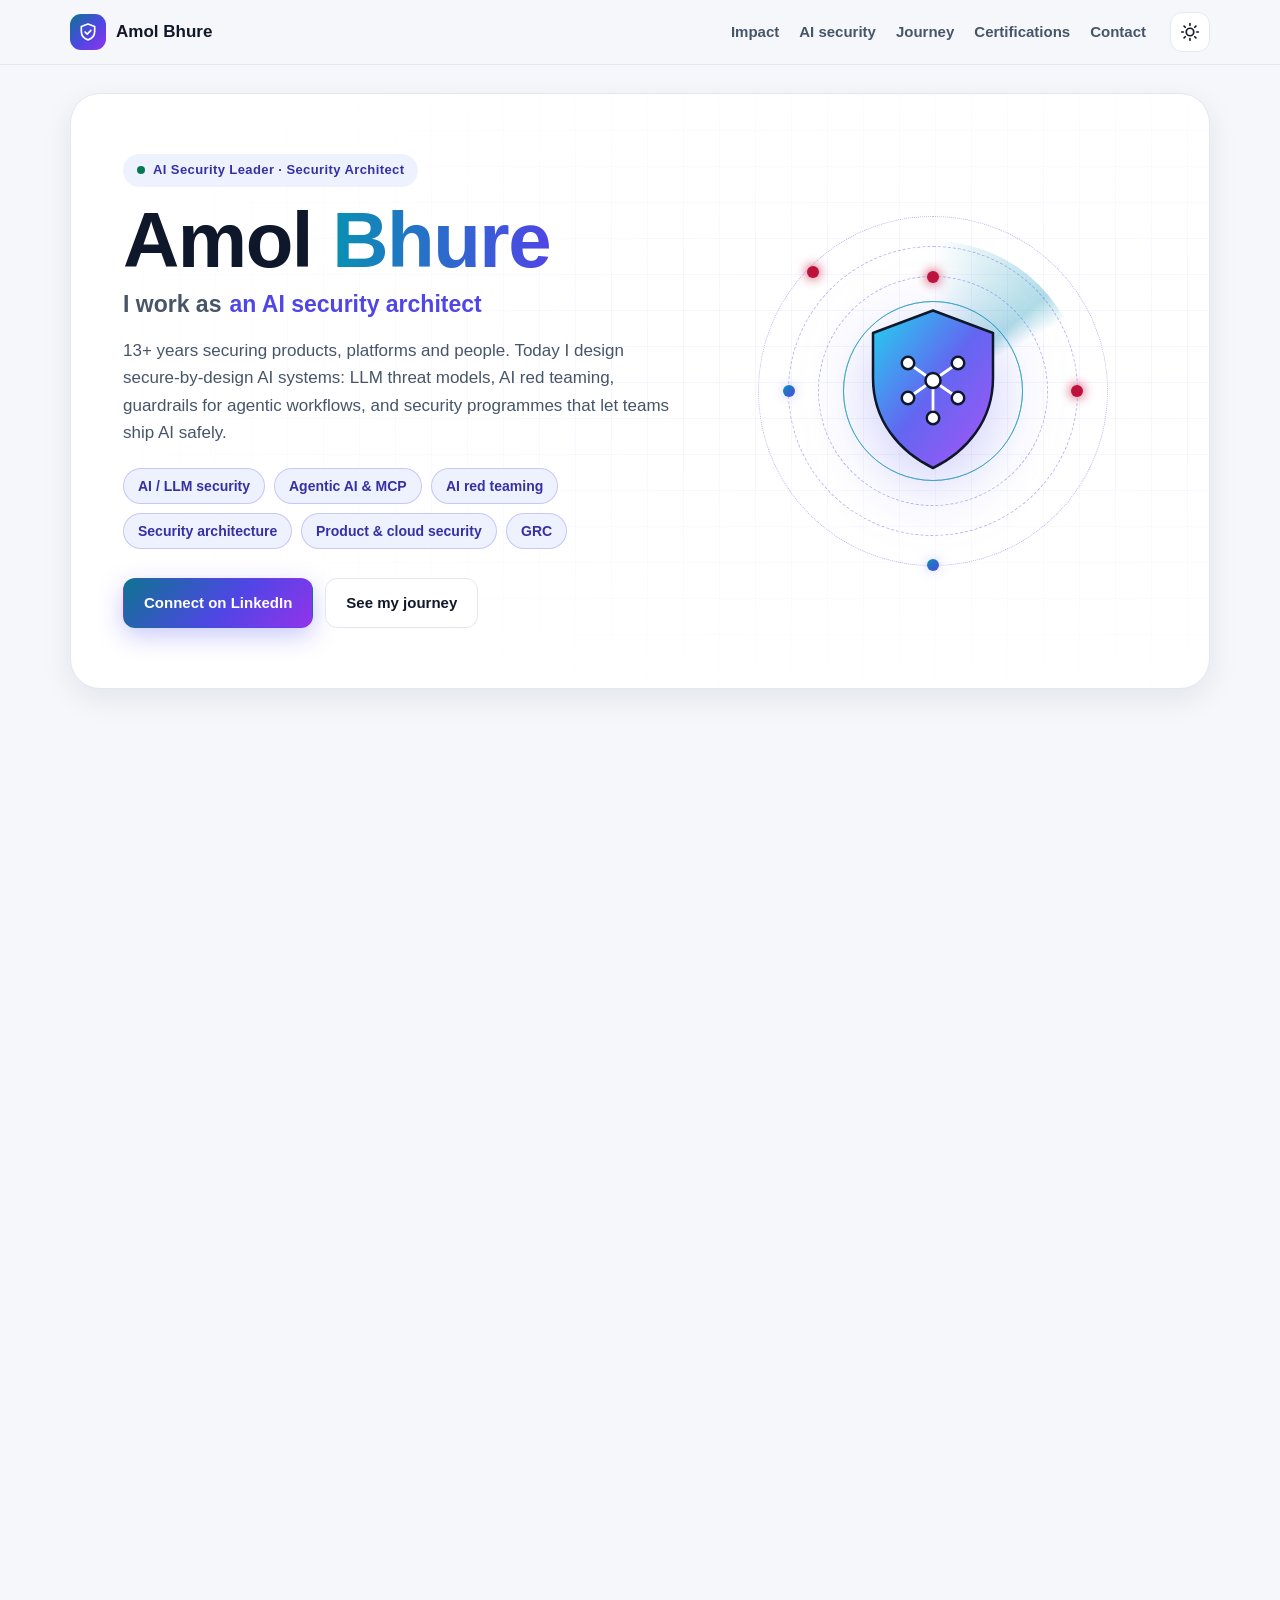
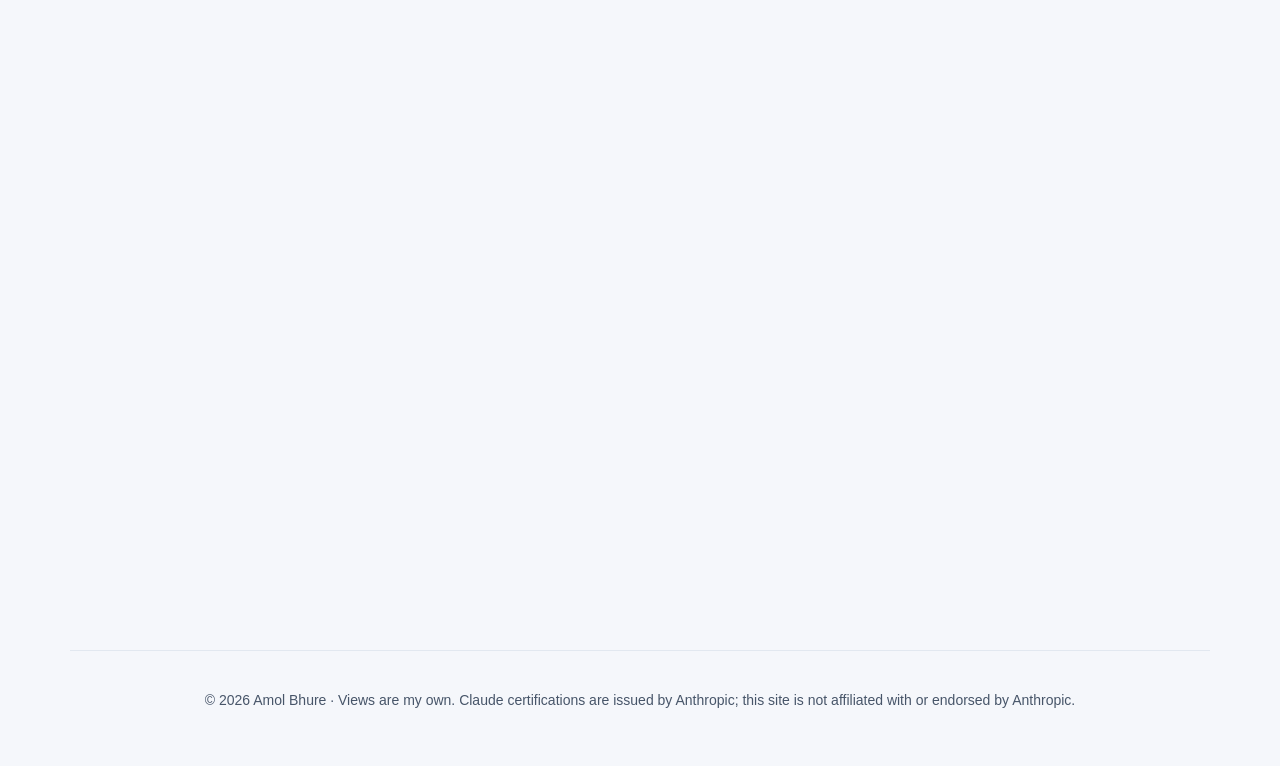
<file: index.html>
<!doctype html>
<html lang="en">
<head>
  <meta charset="utf-8">
  <meta name="viewport" content="width=device-width, initial-scale=1">
  <meta http-equiv="Content-Security-Policy" content="default-src 'self'; script-src 'self'; style-src 'self'; img-src 'self'; object-src 'none'; base-uri 'none'; form-action 'none'; upgrade-insecure-requests">
  <meta name="referrer" content="strict-origin-when-cross-origin">
  <title>Amol Bhure · AI Security Leader</title>
  <meta name="description" content="Amol Bhure: AI security leader and security architect with 13+ years across AI/LLM security, product and cloud security, and building security teams.">
  <meta property="og:title" content="Amol Bhure · AI Security Leader">
  <meta property="og:description" content="AI security leader and security architect: secure-by-design AI systems, LLM threat modelling, agentic AI guardrails, and security teams that scale.">
  <meta property="og:type" content="website">
  <meta property="og:url" content="https://codedevloper.github.io/">
  <meta property="og:site_name" content="Amol Bhure">
  <meta property="og:image" content="https://codedevloper.github.io/images/og-image.png">
  <meta property="og:image:width" content="1200">
  <meta property="og:image:height" content="630">
  <meta property="og:image:alt" content="Amol Bhure, AI security leader and security architect: secure-by-design AI systems, LLM threat models, AI red teaming and guardrails for agentic workflows.">
  <meta name="twitter:card" content="summary_large_image">
  <meta name="twitter:title" content="Amol Bhure · AI Security Leader">
  <meta name="twitter:description" content="Secure-by-design AI systems: LLM threat models, AI red teaming and guardrails for agentic workflows.">
  <meta name="twitter:image" content="https://codedevloper.github.io/images/og-image.png">
  <link rel="canonical" href="https://codedevloper.github.io/">
  <link rel="me" href="https://www.linkedin.com/in/amolbhure">
  <link rel="me" href="https://github.com/codedevloper">
  <link rel="icon" href="favicon.svg" type="image/svg+xml">
  <link rel="apple-touch-icon" href="apple-touch-icon.png">
  <script type="application/ld+json">
  {
    "@context": "https://schema.org",
    "@type": "Person",
    "name": "Amol Bhure",
    "url": "https://codedevloper.github.io/",
    "image": "https://codedevloper.github.io/images/og-image.png",
    "jobTitle": "AI Security Leader and Security Architect",
    "address": { "@type": "PostalAddress", "addressLocality": "Bengaluru", "addressCountry": "IN" },
    "knowsAbout": ["AI security", "LLM threat modelling", "AI red teaming", "Agentic AI security", "Model Context Protocol", "Security architecture", "Application security", "Cloud security", "Governance, risk and compliance"],
    "hasCredential": [
      { "@type": "EducationalOccupationalCredential", "name": "Claude Certified Architect – Professional (CCAR-P)", "recognizedBy": { "@type": "Organization", "name": "Anthropic" }, "url": "https://www.credly.com/badges/78ace069-21d1-4c34-8936-4ebf027374aa" },
      { "@type": "EducationalOccupationalCredential", "name": "Professional Machine Learning Engineer", "recognizedBy": { "@type": "Organization", "name": "Google Cloud" }, "url": "https://www.credly.com/badges/b54ed071-4f24-4211-9059-b95faac7fdaf" },
      { "@type": "EducationalOccupationalCredential", "name": "Claude Certified Architect – Foundations (CCAR-F)", "recognizedBy": { "@type": "Organization", "name": "Anthropic" }, "url": "https://www.credly.com/badges/25fc6fd8-45c5-4d40-a4ac-ff4f3b10f8b5" },
      { "@type": "EducationalOccupationalCredential", "name": "Claude Certified Associate – Foundations (CCAO-F)", "recognizedBy": { "@type": "Organization", "name": "Anthropic" }, "url": "https://www.credly.com/badges/b93e30a8-2195-4738-8eab-8d93bcea82da" },
      { "@type": "EducationalOccupationalCredential", "name": "Certified Information Security Manager (CISM)", "recognizedBy": { "@type": "Organization", "name": "ISACA" }, "url": "https://www.credly.com/badges/438916b3-5449-493c-b896-796b0a114a18" }
    ],
    "sameAs": ["https://www.linkedin.com/in/amolbhure", "https://github.com/codedevloper"]
  }
  </script>
  <link rel="stylesheet" href="style.css">
  <script src="site.js"></script>
</head>
<body>
  <a class="skip" href="#main">Skip to content</a>
  <header class="nav">
    <a class="brand" href="#top" aria-label="Amol Bhure, home">
      <span class="brand-mark" aria-hidden="true">
        <svg viewBox="0 0 24 24"><path d="M12 2.5l8 3v6c0 5-3.4 8.6-8 10-4.6-1.4-8-5-8-10v-6z"/><path d="M8.5 12l2.5 2.5 4.5-4.5"/></svg>
      </span>
      <span>Amol Bhure</span>
    </a>
    <nav aria-label="Sections">
      <a href="#impact">Impact</a>
      <a href="#ai-security">AI security</a>
      <a href="#journey">Journey</a>
      <a href="#certifications">Certifications</a>
      <a href="#contact">Contact</a>
    </nav>
    <button class="theme" id="theme" type="button" aria-label="Switch between light and dark theme">
      <svg class="sun" viewBox="0 0 24 24" aria-hidden="true"><circle cx="12" cy="12" r="4.5"/><path d="M12 2v2M12 20v2M2 12h2M20 12h2M4.9 4.9l1.4 1.4M17.7 17.7l1.4 1.4M4.9 19.1l1.4-1.4M17.7 6.3l1.4-1.4"/></svg>
      <svg class="moon" viewBox="0 0 24 24" aria-hidden="true"><path d="M20 14.5A8.5 8.5 0 0 1 9.5 4a8.5 8.5 0 1 0 10.5 10.5z"/></svg>
    </button>
  </header>

  <main id="main">
    <!-- ============================================================ hero -->
    <section class="hero" id="top">
      <div class="grid-bg" aria-hidden="true"><span class="scan"></span></div>
      <div class="hero-text">
        <p class="eyebrow"><span class="dot"></span> AI Security Leader · Security Architect</p>
        <h1>Amol <span class="flow">Bhure</span></h1>
        <p class="roles">
          <span class="roles-fixed">I work as</span>
          <span class="roles-window" aria-hidden="true">
            <span class="roles-list">
              <span>an AI security architect</span>
              <span>a security leader for 18+ engineers</span>
              <span>a red teamer and researcher</span>
              <span>a builder of secure AI agents</span>
              <span>an AI security architect</span>
            </span>
          </span>
          <span class="sr-only">an AI security architect, a security leader for 18+ engineers, a red teamer and researcher, and a builder of secure AI agents</span>
        </p>
        <p class="lede">
          13+ years securing products, platforms and people. Today I design secure-by-design AI systems: LLM threat
          models, AI red teaming, guardrails for agentic workflows, and security programmes that let teams ship AI safely.
        </p>
        <ul class="chips" aria-label="Focus areas">
          <li>AI / LLM security</li><li>Agentic AI &amp; MCP</li><li>AI red teaming</li><li>Security architecture</li>
          <li>Product &amp; cloud security</li><li>GRC</li>
        </ul>
        <div class="cta">
          <a class="btn primary" href="https://www.linkedin.com/in/amolbhure">Connect on LinkedIn</a>
          <a class="btn" href="#journey">See my journey</a>
        </div>
      </div>

      <div class="hero-art" aria-hidden="true">
        <span class="ring r1"></span><span class="ring r2"></span><span class="ring r3"></span>
        <span class="radar"></span>
        <span class="orbit o1"><i class="threat"></i></span>
        <span class="orbit o2"><i class="threat"></i><i class="node"></i></span>
        <span class="orbit o3"><i class="node"></i><i class="threat"></i></span>
        <svg class="shield" viewBox="0 0 120 140">
          <defs>
            <linearGradient id="sg" x1="0" y1="0" x2="1" y2="1"><stop offset="0" stop-color="#22d3ee"/><stop offset=".5" stop-color="#6366f1"/><stop offset="1" stop-color="#a855f7"/></linearGradient>
          </defs>
          <path class="shield-body" d="M60 6l48 18v36c0 34-21 59-48 72C33 119 12 94 12 60V24z" fill="url(#sg)"/>
          <g class="net" fill="none" stroke="#fff" stroke-width="2.2" stroke-linecap="round">
            <path d="M40 48l20 14 20-14M40 76l20-14 20 14M60 62v28"/>
          </g>
          <g fill="#fff"><circle cx="40" cy="48" r="5"/><circle cx="80" cy="48" r="5"/><circle cx="60" cy="62" r="6"/><circle cx="40" cy="76" r="5"/><circle cx="80" cy="76" r="5"/><circle cx="60" cy="92" r="5"/></g>
        </svg>
        <span class="tag t1">prompt injection · blocked</span>
        <span class="tag t2">tool call · scoped</span>
        <span class="tag t3">data egress · denied</span>
      </div>
    </section>

    <!-- ============================================================ impact -->
    <section id="impact" class="section reveal">
      <p class="kicker">Impact</p>
      <h2>Numbers from the work</h2>
      <div class="stats">
        <div class="stat"><b data-count="13" data-suffix="+">13+</b><span>years in security</span></div>
        <div class="stat"><b data-count="18" data-suffix="+">18+</b><span>engineers led across AppSec, Cloud, Red Team, SOC and GRC</span></div>
        <div class="stat"><b data-count="31">31</b><span>businesses in one group, secured under one security operating model</span></div>
        <div class="stat"><b data-count="200" data-suffix="+">200+</b><span>repositories with automated SAST, DAST and SCA gates</span></div>
        <div class="stat"><b data-count="60" data-prefix="~" data-suffix="%">~60%</b><span>faster incident response from an MCP-based security automation platform</span></div>
        <div class="stat"><b>&lt;14 days</b><span>critical-fix time, down from 45 days</span></div>
        <div class="stat"><b data-count="10000" data-suffix="+">10,000+</b><span>employees reached by security awareness</span></div>
        <div class="stat"><b data-count="200" data-suffix="+">200+</b><span>web, mobile and IoT products penetration-tested</span></div>
      </div>
    </section>

    <!-- ============================================================ ai security -->
    <section id="ai-security" class="section reveal">
      <p class="kicker">AI security</p>
      <h2>Every AI threat meets a control</h2>
      <p class="intro">
        I threat-model LLM applications, RAG pipelines and AI agents, then design the controls that stop each risk,
        mapped to the OWASP Top 10 for LLM Applications, MITRE ATLAS and the NIST AI RMF.
      </p>
      <div class="defence" role="list">
        <div class="row" role="listitem"><span class="threat-chip">Prompt injection</span><span class="lane"><i></i></span><span class="guard" aria-hidden="true"></span><span class="control">Instruction isolation and input validation</span></div>
        <div class="row" role="listitem"><span class="threat-chip">Jailbreaks</span><span class="lane"><i></i></span><span class="guard" aria-hidden="true"></span><span class="control">Safety evaluations and guardrails</span></div>
        <div class="row" role="listitem"><span class="threat-chip">Tool misuse by agents</span><span class="lane"><i></i></span><span class="guard" aria-hidden="true"></span><span class="control">Scoped permissions and human approval</span></div>
        <div class="row" role="listitem"><span class="threat-chip">Sensitive-data leakage</span><span class="lane"><i></i></span><span class="guard" aria-hidden="true"></span><span class="control">Data controls and exfiltration protection</span></div>
        <div class="row" role="listitem"><span class="threat-chip">Retrieval poisoning</span><span class="lane"><i></i></span><span class="guard" aria-hidden="true"></span><span class="control">Source trust and provenance checks</span></div>
        <div class="row" role="listitem"><span class="threat-chip">Model extraction &amp; inversion</span><span class="lane"><i></i></span><span class="guard" aria-hidden="true"></span><span class="control">Access limits and anomaly monitoring</span></div>
        <div class="row" role="listitem"><span class="threat-chip">Excessive agent permissions</span><span class="lane"><i></i></span><span class="guard" aria-hidden="true"></span><span class="control">Least-privilege agent identity</span></div>
      </div>
    </section>

    <!-- ============================================================ expertise -->
    <section id="expertise" class="section reveal">
      <p class="kicker">Expertise</p>
      <h2>What I bring to a security team</h2>
      <div class="cards">
        <article class="card">
          <span class="ic"><svg viewBox="0 0 24 24"><circle cx="12" cy="5" r="2.5"/><circle cx="5" cy="18" r="2.5"/><circle cx="19" cy="18" r="2.5"/><path d="M12 7.5v3.5M12 11l-5.2 5M12 11l5.2 5"/></svg></span>
          <h3>AI, GenAI &amp; agentic security</h3>
          <p>LLM threat modelling, AI red teaming, RAG and agent security, secure tool calling, MCP, guardrails, AI safety evaluations and AI governance.</p>
        </article>
        <article class="card">
          <span class="ic"><svg viewBox="0 0 24 24"><path d="M12 2.5l9 5-9 5-9-5zM3 12l9 5 9-5M3 16.5l9 5 9-5"/></svg></span>
          <h3>Enterprise security architecture</h3>
          <p>Secure-by-design reference patterns, architecture reviews, trust boundaries, Zero Trust, IAM, encryption and risk-based design decisions.</p>
        </article>
        <article class="card">
          <span class="ic"><svg viewBox="0 0 24 24"><path d="M8 7l-5 5 5 5M16 7l5 5-5 5M14 4l-4 16"/></svg></span>
          <h3>Product, application &amp; DevSecOps</h3>
          <p>Secure SDLC, SAST, DAST, SCA, secure code review, penetration testing, CI/CD gates, API security and supply-chain risk.</p>
        </article>
        <article class="card">
          <span class="ic"><svg viewBox="0 0 24 24"><path d="M7 18.5a4.5 4.5 0 0 1-.5-9 6 6 0 0 1 11.5 1.5 3.75 3.75 0 0 1-.5 7.5z"/></svg></span>
          <h3>Cloud, identity &amp; data</h3>
          <p>AWS, Azure and GCP, IAM and PAM, SSO and MFA, CSPM, WAF, Kubernetes and container security, secrets and data protection.</p>
        </article>
        <article class="card">
          <span class="ic"><svg viewBox="0 0 24 24"><path d="M3 12h4l3-7 4 14 3-7h4"/></svg></span>
          <h3>SecOps, risk &amp; compliance</h3>
          <p>SOC, SIEM, detection engineering, incident response, vulnerability management, ISO 27001, SOC 2, PCI DSS, GDPR, RBI and CERT-In.</p>
        </article>
        <article class="card">
          <span class="ic"><svg viewBox="0 0 24 24"><circle cx="9" cy="8" r="3.5"/><path d="M2.5 20c.8-3.6 3.5-5.5 6.5-5.5s5.7 1.9 6.5 5.5M16 4.5a3.5 3.5 0 0 1 0 7M18.5 14.8c1.7.7 2.8 2.5 3 5.2"/></svg></span>
          <h3>Leadership &amp; strategy</h3>
          <p>Built and scaled security teams, security roadmaps and operating models, executive risk reporting, and partnership with Product and Engineering.</p>
        </article>
      </div>
      <ul class="frameworks" aria-label="Frameworks I work with">
        <li>OWASP LLM Top 10</li><li>MITRE ATLAS</li><li>NIST AI RMF</li><li>NIST SSDF</li><li>NIST CSF</li>
        <li>ISO 27001</li><li>SOC 2</li><li>PCI DSS</li><li>GDPR</li><li>CERT-In</li>
      </ul>
    </section>

    <!-- ============================================================ journey -->
    <section id="journey" class="section reveal">
      <p class="kicker">Journey</p>
      <h2>The scope keeps growing</h2>
      <p class="intro">
        Every few years, the thing I protect gets bigger: from a single codebase to AI agents that act on their own.
        Titles and companies are on <a href="https://www.linkedin.com/in/amolbhure">LinkedIn</a>; this is the craft.
      </p>
      <div class="journey">
        <svg class="rings" viewBox="0 148 600 312" role="img" aria-labelledby="rings-title"><title id="rings-title">Arcs rising from a base line, each wider than the last: code at the centre, then web and networks, devices, cloud and products, scale, people and, as the widest arc, AI systems.</title><defs><linearGradient id="rg" x1="0" y1="0" x2="1" y2="0"><stop offset="0" stop-color="#22d3ee"/><stop offset=".5" stop-color="#6366f1"/><stop offset="1" stop-color="#a855f7"/></linearGradient></defs><line class="base" x1="16" y1="430" x2="584" y2="430"/><path class="rg r2" pathLength="100" d="M216 430A84 84 0 0 1 384 430"/><path class="rg r3" pathLength="100" d="M180 430A120 120 0 0 1 420 430"/><path class="rg r4" pathLength="100" d="M144 430A156 156 0 0 1 456 430"/><path class="rg r5" pathLength="100" d="M108 430A192 192 0 0 1 492 430"/><path class="rg r6" pathLength="100" d="M72 430A228 228 0 0 1 528 430"/><path class="rg r7" pathLength="100" d="M36 430A264 264 0 0 1 564 430"/><path class="core" d="M250 430A50 50 0 0 1 350 430Z"/><g class="core-ic" transform="translate(286 392) scale(1.167)"><path d="M8 7l-5 5 5 5M16 7l5 5-5 5M14 4l-4 16"/></g><g class="lbl l2"><rect x="209.4" y="333" width="181.2" height="26" rx="13"/><text x="300" y="350.5" text-anchor="middle">2013 · Web &amp; networks</text></g><g class="lbl l3"><rect x="234.6" y="297" width="130.8" height="26" rx="13"/><text x="300" y="314.5" text-anchor="middle">2015 · Devices</text></g><g class="lbl l4"><rect x="202.2" y="261" width="195.6" height="26" rx="13"/><text x="300" y="278.5" text-anchor="middle">2020 · Cloud &amp; products</text></g><g class="lbl l5"><rect x="241.8" y="225" width="116.4" height="26" rx="13"/><text x="300" y="242.5" text-anchor="middle">2021 · Scale</text></g><g class="lbl l6"><rect x="238.2" y="189" width="123.6" height="26" rx="13"/><text x="300" y="206.5" text-anchor="middle">2024 · People</text></g><g class="lbl l7"><rect x="223.8" y="153" width="152.4" height="26" rx="13"/><text x="300" y="170.5" text-anchor="middle">2025 · AI systems</text></g><text class="base-lbl" x="300" y="452" text-anchor="middle">2012 · Code</text></svg>
        <ol class="chapters">
          <li class="ch c1"><span class="yr">2012</span><div><h3>Code</h3><p>I wrote software first, so I know how it is built and how it breaks.</p></div></li>
          <li class="ch c2"><span class="yr">2013</span><div><h3>Web &amp; networks</h3><p>Broke into web apps and networks for clients across Europe, Asia and the Middle East.</p></div></li>
          <li class="ch c3"><span class="yr">2015</span><div><h3>Devices</h3><p>Took apart mobile apps, firmware and radios across 200+ products: Android, iOS, BLE and Zigbee.</p></div></li>
          <li class="ch c4"><span class="yr">2020</span><div><h3>Cloud &amp; products</h3><p>Designed threat models, cloud controls and card-data encryption for regulated products.</p></div></li>
          <li class="ch c5"><span class="yr">2021</span><div><h3>Scale</h3><p>Turned security into a system: gates in 200+ repositories, critical fixes in under 14 days.</p></div></li>
          <li class="ch c6"><span class="yr">2024</span><div><h3>People</h3><p>Grew the teams behind it: 18+ engineers across AppSec, Cloud, Red Team, SOC and GRC.</p></div></li>
          <li class="ch c7"><span class="yr">2025</span><div><h3>AI systems</h3><p>Now securing LLMs and AI agents: threat models, red teaming, guardrails and MCP.</p></div></li>
        </ol>
      </div>
    </section>

    <!-- ============================================================ certifications -->
    <section id="certifications" class="section reveal">
      <p class="kicker">Certifications</p>
      <h2>Verified credentials</h2>
      <div class="certs">
        <a class="cert" href="https://www.credly.com/badges/78ace069-21d1-4c34-8936-4ebf027374aa">
          <span class="seal">CCAR-P</span><b>Claude Certified Architect – Professional</b><small>Anthropic · Oct 2026</small><em>Verify on Credly</em>
        </a>
        <a class="cert" href="https://www.credly.com/badges/b54ed071-4f24-4211-9059-b95faac7fdaf">
          <span class="seal">PMLE</span><b>Professional Machine Learning Engineer</b><small>Google Cloud · Oct 2026</small><em>Verify on Credly</em>
        </a>
        <a class="cert" href="https://www.credly.com/badges/25fc6fd8-45c5-4d40-a4ac-ff4f3b10f8b5">
          <span class="seal">CCAR-F</span><b>Claude Certified Architect – Foundations</b><small>Anthropic · Sep 2026</small><em>Verify on Credly</em>
        </a>
        <a class="cert" href="https://www.credly.com/badges/b93e30a8-2195-4738-8eab-8d93bcea82da">
          <span class="seal">CCAO-F</span><b>Claude Certified Associate – Foundations</b><small>Anthropic · Sep 2026</small><em>Verify on Credly</em>
        </a>
        <a class="cert" href="https://www.credly.com/badges/438916b3-5449-493c-b896-796b0a114a18">
          <span class="seal">CISM</span><b>Certified Information Security Manager</b><small>ISACA · Apr 2026</small><em>Verify on Credly</em>
        </a>
      </div>
    </section>

    <!-- ============================================================ open source -->
    <section id="open-source" class="section reveal">
      <p class="kicker">Open source</p>
      <h2>Giving back</h2>
      <article class="project">
        <a class="project-art" href="https://codedevloper.github.io/claude-certification-zero-to-hero/" aria-label="Claude Certification: Zero to Hero website">
          <img class="only-light" src="images/study-guide-light.svg" width="1020" height="290" alt="Claude Certification Zero to Hero banner">
          <img class="only-dark" src="images/study-guide-dark.svg" width="1020" height="290" alt="">
        </a>
        <div class="project-body">
          <h3>Claude Certification: Zero to Hero</h3>
          <p>
            A free, unofficial study guide I wrote after earning three Claude certifications: full tracks for CCAO-F,
            CCAR-F and CCAR-P, 410 original practice questions, mock exams in the browser, 20 labs that run offline,
            five real-world projects and a dedicated AI security track.
          </p>
          <div class="cta">
            <a class="btn primary" href="https://codedevloper.github.io/claude-certification-zero-to-hero/">Open the website</a>
            <a class="btn" href="https://github.com/codedevloper/claude-certification-zero-to-hero">View on GitHub</a>
          </div>
        </div>
      </article>
    </section>

    <!-- ============================================================ contact -->
    <section id="contact" class="section reveal">
      <p class="kicker">Contact</p>
      <h2>Let's talk AI security</h2>
      <div class="links">
        <a class="link-card" href="https://www.linkedin.com/in/amolbhure">
          <svg viewBox="0 0 24 24" aria-hidden="true"><rect x="3" y="3" width="18" height="18" rx="3"/><path d="M8 10.5v6M8 7.5v.01M12 16.5v-3.5a2.5 2.5 0 0 1 5 0v3.5M12 10.5v6"/></svg>
          <span><b>LinkedIn</b><small>in/amolbhure</small></span>
        </a>
        <a class="link-card" href="https://github.com/codedevloper">
          <svg viewBox="0 0 24 24" aria-hidden="true"><circle cx="6" cy="5.5" r="2.5"/><circle cx="6" cy="18.5" r="2.5"/><circle cx="18" cy="18.5" r="2.5"/><path d="M6 8v8M18 16V9a3 3 0 0 0-3-3h-4M13 3.5L10.5 6 13 8.5"/></svg>
          <span><b>GitHub</b><small>@codedevloper</small></span>
        </a>
        <a class="link-card" href="https://www.credly.com/badges/78ace069-21d1-4c34-8936-4ebf027374aa">
          <svg viewBox="0 0 24 24" aria-hidden="true"><path d="M2 9.5l10-5 10 5-10 5zM6 11.5v5c3 2.5 9 2.5 12 0v-5M22 9.5v6"/></svg>
          <span><b>Credly</b><small>verified badges</small></span>
        </a>
      </div>
      <p class="where">Based in Bengaluru, India.</p>
    </section>
  </main>

  <footer class="footer">
    <p>© 2026 Amol Bhure · Views are my own. Claude certifications are issued by Anthropic; this site is not affiliated with or endorsed by Anthropic.</p>
  </footer>
</body>
</html>
</file>
<file: style.css>
/* Personal homepage: AI security leader. Cyan → indigo → violet "cyber" palette, light and dark. */
:root {
  --bg: #f5f7fb;
  --surface: #ffffff;
  --text: #0f172a;
  --muted: #475569;
  --edge: #e2e8f0;
  --grid: rgba(99, 102, 241, 0.08);
  --c1: #0891b2;           /* cyan */
  --c2: #4f46e5;           /* indigo */
  --c3: #9333ea;           /* violet */
  --label: #4f46e5;
  --threat: #be123c;
  --threat-bg: #ffe4e9;
  --ok: #047857;
  --ok-bg: #d1fae5;
  --chip: #eef2ff;
  --chip-text: #3730a3;
  --link: #4338ca;
  --shadow: 0 10px 30px rgba(15, 23, 42, 0.08);
  --glow: rgba(99, 102, 241, 0.35);
  color-scheme: light;
}
@media (prefers-color-scheme: dark) {
  :root:not([data-theme="light"]) {
    --bg: #050914; --surface: #0c1324; --text: #e2e8f0; --muted: #94a3b8; --edge: #1e293b;
    --grid: rgba(34, 211, 238, 0.07); --c1: #22d3ee; --c2: #818cf8; --c3: #c084fc; --label: #67e8f9;
    --threat: #fb7185; --threat-bg: #3b0d1a; --ok: #34d399; --ok-bg: #062a1f; --chip: #131c36; --chip-text: #a5b4fc;
    --link: #67e8f9; --shadow: 0 10px 30px rgba(0, 0, 0, 0.5); --glow: rgba(34, 211, 238, 0.35);
    color-scheme: dark;
  }
}
:root[data-theme="dark"] {
  --bg: #050914; --surface: #0c1324; --text: #e2e8f0; --muted: #94a3b8; --edge: #1e293b;
  --grid: rgba(34, 211, 238, 0.07); --c1: #22d3ee; --c2: #818cf8; --c3: #c084fc; --label: #67e8f9;
  --threat: #fb7185; --threat-bg: #3b0d1a; --ok: #34d399; --ok-bg: #062a1f; --chip: #131c36; --chip-text: #a5b4fc;
  --link: #67e8f9; --shadow: 0 10px 30px rgba(0, 0, 0, 0.5); --glow: rgba(34, 211, 238, 0.35);
  color-scheme: dark;
}

* { box-sizing: border-box; }
html { scroll-behavior: smooth; }
body {
  margin: 0; background: var(--bg); color: var(--text);
  font: 17px/1.6 -apple-system, BlinkMacSystemFont, "Segoe UI", Helvetica, Arial, sans-serif;
  -webkit-font-smoothing: antialiased;
}
a { color: var(--link); }
img { max-width: 100%; height: auto; display: block; }
.sr-only { position: absolute; width: 1px; height: 1px; overflow: hidden; clip: rect(0 0 0 0); white-space: nowrap; }
.skip { position: absolute; left: -999px; top: 8px; background: var(--surface); padding: 8px 12px; border-radius: 8px; z-index: 10; }
.skip:focus { left: 8px; }
:focus-visible { outline: 3px solid var(--c1); outline-offset: 3px; border-radius: 6px; }
svg { fill: none; stroke: currentColor; stroke-width: 2; stroke-linecap: round; stroke-linejoin: round; }

/* ------------------------------------------------------------------ navigation */
.nav {
  position: sticky; top: 0; z-index: 5; display: flex; align-items: center; gap: 24px;
  padding: 12px max(16px, calc((100% - 1140px) / 2));
  background: color-mix(in srgb, var(--bg) 80%, transparent);
  backdrop-filter: blur(12px); -webkit-backdrop-filter: blur(12px); border-bottom: 1px solid var(--edge);
}
.brand { display: flex; align-items: center; gap: 10px; color: var(--text); text-decoration: none; font-weight: 800; }
.brand-mark { display: grid; place-items: center; width: 36px; height: 36px; border-radius: 11px; color: #fff;
  background: linear-gradient(135deg, #0e7490, #4f46e5 55%, #9333ea); }
.brand-mark svg { width: 20px; height: 20px; }
.nav nav { display: flex; gap: 20px; margin-left: auto; }
.nav nav a { color: var(--muted); text-decoration: none; font-size: 15px; font-weight: 600; }
.nav nav a:hover { color: var(--text); }
.theme { width: 40px; height: 40px; border-radius: 12px; border: 1px solid var(--edge); background: var(--surface);
  display: grid; place-items: center; cursor: pointer; color: var(--text); }
.theme svg { width: 20px; height: 20px; }
.theme .moon { display: none; }
:root[data-theme="dark"] .theme .sun { display: none; }
:root[data-theme="dark"] .theme .moon { display: block; }
@media (prefers-color-scheme: dark) {
  :root:not([data-theme="light"]) .theme .sun { display: none; }
  :root:not([data-theme="light"]) .theme .moon { display: block; }
}

/* ------------------------------------------------------------------ hero */
.hero {
  position: relative; overflow: hidden; isolation: isolate;
  display: grid; grid-template-columns: 1.25fr 1fr; align-items: center; gap: 24px;
  width: min(1140px, calc(100% - 32px)); margin: 28px auto 0; padding: 60px 52px;
  background: var(--surface); border: 1px solid var(--edge); border-radius: 30px; box-shadow: var(--shadow);
}
.grid-bg {
  position: absolute; inset: 0; z-index: -1;
  background-image: linear-gradient(var(--grid) 1px, transparent 1px), linear-gradient(90deg, var(--grid) 1px, transparent 1px);
  background-size: 36px 36px; animation: pan 18s linear infinite;
  mask-image: radial-gradient(ellipse at 75% 45%, #000 0%, transparent 75%);
  -webkit-mask-image: radial-gradient(ellipse at 75% 45%, #000 0%, transparent 75%);
}
.scan { position: absolute; left: 0; right: 0; height: 120px; top: 0; transform: translateY(-100%);
  background: linear-gradient(transparent, color-mix(in srgb, var(--c1) 18%, transparent), transparent);
  animation: scan 5s ease-in-out infinite; }
.hero-text, .hero-art { position: relative; z-index: 1; }
.eyebrow { display: inline-flex; align-items: center; gap: 8px; margin: 0; padding: 6px 14px; border-radius: 999px;
  background: var(--chip); color: var(--chip-text); font-size: 13px; font-weight: 750; letter-spacing: .4px;
  animation: rise .7s ease-out both; }
.dot { width: 8px; height: 8px; border-radius: 50%; background: var(--ok); animation: ping 1.8s ease-out infinite; }
h1 { margin: 14px 0 6px; font-size: clamp(46px, 7.4vw, 78px); line-height: 1.02; letter-spacing: -1.5px; animation: rise .7s .1s ease-out both; }
.flow { background: linear-gradient(90deg, var(--c1), var(--c2) 33%, var(--c3) 66%, var(--c1)) 0 0 / 300% 100%;
  -webkit-background-clip: text; background-clip: text; color: transparent; animation: slide 6s linear infinite; }
.roles { display: flex; flex-wrap: wrap; align-items: baseline; gap: 8px; margin: 0 0 14px; font-size: clamp(18px, 2.4vw, 23px);
  font-weight: 650; animation: rise .7s .2s ease-out both; }
.roles-fixed { color: var(--muted); }
.roles-window { display: inline-block; height: 1.45em; overflow: hidden; vertical-align: bottom; }
.roles-list { display: flex; flex-direction: column; animation: roles 10s cubic-bezier(.7,0,.3,1) infinite; }
.roles-list span { height: 1.45em; line-height: 1.45em; white-space: nowrap; color: var(--c2); }
.lede { margin: 0 0 22px; max-width: 560px; color: var(--muted); animation: rise .7s .3s ease-out both; }
.chips { display: flex; flex-wrap: wrap; gap: 9px; margin: 0 0 28px; padding: 0; list-style: none; }
.chips li { padding: 6px 14px; border-radius: 999px; font-size: 14px; font-weight: 700; background: var(--chip); color: var(--chip-text);
  border: 1px solid color-mix(in srgb, var(--c2) 25%, transparent);
  animation: chipin .5s cubic-bezier(.2,.8,.2,1) both, wave 5s ease-in-out infinite; }
.chips li:nth-child(1) { animation-delay: .5s, 1.2s; }
.chips li:nth-child(2) { animation-delay: .6s, 1.4s; }
.chips li:nth-child(3) { animation-delay: .7s, 1.6s; }
.chips li:nth-child(4) { animation-delay: .8s, 1.8s; }
.chips li:nth-child(5) { animation-delay: .9s, 2s; }
.chips li:nth-child(6) { animation-delay: 1s, 2.2s; }
.cta { display: flex; flex-wrap: wrap; gap: 12px; }
.btn { display: inline-flex; align-items: center; padding: 12px 20px; border-radius: 12px; font-weight: 700; font-size: 15px;
  text-decoration: none; color: var(--text); background: var(--surface); border: 1px solid var(--edge);
  transition: transform .15s ease, box-shadow .15s ease; }
.btn:hover { transform: translateY(-2px); box-shadow: var(--shadow); }
.btn.primary { color: #fff; border-color: transparent; background: linear-gradient(135deg, #0e7490, #4f46e5 55%, #9333ea);
  box-shadow: 0 8px 24px var(--glow); }

/* hero art: shield, radar, orbits and blocked-threat tags */
.hero-art { height: 380px; display: grid; place-items: center; }
.hero-art > * { grid-area: 1 / 1; }
.ring { width: 180px; height: 180px; border-radius: 50%; border: 1.5px solid color-mix(in srgb, var(--c1) 40%, transparent);
  animation: pulse 3.6s ease-out infinite; }
.r2 { animation-delay: 1.2s; }
.r3 { animation-delay: 2.4s; }
.radar { width: 300px; height: 300px; border-radius: 50%;
  background: conic-gradient(from 0deg, transparent 0deg, color-mix(in srgb, var(--c1) 32%, transparent) 50deg, transparent 62deg);
  animation: spin 4s linear infinite; }
.orbit { position: relative; border-radius: 50%; border: 1.5px dashed color-mix(in srgb, var(--c2) 40%, transparent); }
.o1 { width: 230px; height: 230px; animation: spin 10s linear infinite; }
.o2 { width: 290px; height: 290px; animation: spin 16s linear infinite reverse; }
.o3 { width: 350px; height: 350px; border-style: dotted; animation: spin 22s linear infinite; }
.orbit i { position: absolute; width: 12px; height: 12px; border-radius: 50%; }
.orbit .threat { background: var(--threat); box-shadow: 0 0 12px var(--threat); animation: blink 2.4s ease-in-out infinite; }
.orbit .node { background: linear-gradient(135deg, var(--c1), var(--c2)); box-shadow: 0 0 12px var(--glow); }
.o1 .threat { top: -6px; left: calc(50% - 6px); }
.o2 .threat { right: -6px; top: calc(50% - 6px); animation-delay: .8s; }
.o2 .node { left: -6px; top: calc(50% - 6px); }
.o3 .node { bottom: -6px; left: calc(50% - 6px); }
.o3 .threat { top: 14%; left: 14%; animation-delay: 1.6s; }
.shield { width: 150px; height: 175px; filter: drop-shadow(0 18px 34px var(--glow)); animation: bob 3s ease-in-out infinite; }
.shield .net { stroke-dasharray: 120; animation: trace 3s ease-in-out infinite; }
.tag { align-self: start; justify-self: start; padding: 6px 12px; border-radius: 10px; font-size: 12.5px; font-weight: 750; white-space: nowrap;
  color: var(--text); background: var(--surface); border: 1px solid var(--edge); box-shadow: var(--shadow); opacity: 0;
  animation: tag 9s ease-in-out infinite; }
.tag::before { content: "✓ "; color: var(--ok); }
.t1 { margin: 26px 0 0 0; }
.t2 { align-self: end; justify-self: end; margin: 0 0 70px 0; animation-delay: 3s; }
.t3 { align-self: end; margin: 0 0 12px 30px; animation-delay: 6s; }

/* ------------------------------------------------------------------ sections */
.section { width: min(1140px, calc(100% - 32px)); margin: 0 auto; padding: 88px 0 8px; }
.kicker { margin: 0 0 6px; color: var(--label); font-size: 13px; font-weight: 800; letter-spacing: 1.8px; text-transform: uppercase; }
.section h2 { margin: 0 0 26px; font-size: clamp(28px, 4vw, 38px); letter-spacing: -.6px; line-height: 1.15; }
.section h2::after { content: ""; display: block; width: 64px; height: 5px; margin-top: 12px; border-radius: 3px;
  background: linear-gradient(90deg, var(--c1), var(--c2), var(--c3)); }
.intro { max-width: 760px; margin: -6px 0 28px; color: var(--muted); }
.js .reveal { opacity: 0; transform: translateY(28px); transition: opacity .8s ease, transform .8s ease; }
.js .reveal.shown { opacity: 1; transform: none; }

/* impact stats */
.stats { display: grid; grid-template-columns: repeat(4, 1fr); gap: 18px; }
.stat { position: relative; overflow: hidden; padding: 22px 22px 20px; border-radius: 20px; background: var(--surface);
  border: 1px solid var(--edge); box-shadow: var(--shadow); }
.stat::before { content: ""; position: absolute; inset: 0 0 auto 0; height: 4px; background: linear-gradient(90deg, var(--c1), var(--c2), var(--c3)); }
.stat b { display: block; font-size: clamp(32px, 3.6vw, 42px); line-height: 1.1; letter-spacing: -1px; color: var(--c2); }
.stat span { display: block; margin-top: 6px; color: var(--muted); font-size: 14.5px; line-height: 1.45; }
.reveal.shown .stat { animation: chipin .6s cubic-bezier(.2,.8,.2,1) both; }
.reveal.shown .stat:nth-child(2) { animation-delay: .08s; }
.reveal.shown .stat:nth-child(3) { animation-delay: .16s; }
.reveal.shown .stat:nth-child(4) { animation-delay: .24s; }
.reveal.shown .stat:nth-child(5) { animation-delay: .32s; }
.reveal.shown .stat:nth-child(6) { animation-delay: .4s; }
.reveal.shown .stat:nth-child(7) { animation-delay: .48s; }
.reveal.shown .stat:nth-child(8) { animation-delay: .56s; }

/* AI threat → control */
.defence { display: grid; gap: 12px; padding: 22px; border-radius: 24px; background: var(--surface); border: 1px solid var(--edge); box-shadow: var(--shadow); }
.row { display: grid; grid-template-columns: 240px 1fr 40px 350px; align-items: center; gap: 14px; }
.threat-chip, .control { padding: 9px 14px; border-radius: 12px; font-size: 14.5px; font-weight: 700; }
.threat-chip { background: var(--threat-bg); color: var(--threat); border: 1px solid color-mix(in srgb, var(--threat) 35%, transparent); }
.control { background: var(--ok-bg); color: var(--ok); border: 1px solid color-mix(in srgb, var(--ok) 35%, transparent);
  animation: lit 7s ease-in-out infinite; }
.lane { position: relative; height: 4px; border-radius: 2px; background: repeating-linear-gradient(90deg, var(--edge) 0 8px, transparent 8px 14px); }
.lane i { position: absolute; top: -5px; left: 0; width: calc(100% - 14px); height: 14px; opacity: 0;
  animation: packet 7s cubic-bezier(.5,0,.6,1) infinite; }
.lane i::before { content: ""; display: block; width: 14px; height: 14px; border-radius: 50%; background: var(--threat);
  box-shadow: 0 0 14px var(--threat); }
.guard { position: relative; width: 40px; height: 40px; border-radius: 12px; background: linear-gradient(135deg, #0e7490, #4f46e5, #9333ea);
  animation: block 7s ease-out infinite; }
.guard::after { content: ""; position: absolute; left: 12px; right: 12px; top: 10px; bottom: 9px; border: 2.4px solid #fff;
  border-radius: 3px 3px 10px 10px; }
.row:nth-child(2) .lane i, .row:nth-child(2) .guard, .row:nth-child(2) .control { animation-delay: .5s; }
.row:nth-child(3) .lane i, .row:nth-child(3) .guard, .row:nth-child(3) .control { animation-delay: 1s; }
.row:nth-child(4) .lane i, .row:nth-child(4) .guard, .row:nth-child(4) .control { animation-delay: 1.5s; }
.row:nth-child(5) .lane i, .row:nth-child(5) .guard, .row:nth-child(5) .control { animation-delay: 2s; }
.row:nth-child(6) .lane i, .row:nth-child(6) .guard, .row:nth-child(6) .control { animation-delay: 2.5s; }
.row:nth-child(7) .lane i, .row:nth-child(7) .guard, .row:nth-child(7) .control { animation-delay: 3s; }

/* expertise cards */
.cards { display: grid; grid-template-columns: repeat(3, 1fr); gap: 18px; }
.card { padding: 24px; border-radius: 22px; background: var(--surface); border: 1px solid var(--edge); box-shadow: var(--shadow);
  transition: transform .2s ease, border-color .2s ease; }
.card:hover { transform: translateY(-4px); border-color: color-mix(in srgb, var(--c2) 55%, transparent); }
.ic { display: grid; place-items: center; width: 48px; height: 48px; border-radius: 14px; color: #fff;
  background: linear-gradient(135deg, #0e7490, #4f46e5 60%, #9333ea); box-shadow: 0 8px 20px var(--glow); }
.ic svg { width: 24px; height: 24px; }
.card h3 { margin: 16px 0 8px; font-size: 19px; }
.card p { margin: 0; color: var(--muted); font-size: 15.5px; }
.reveal.shown .card { animation: chipin .6s cubic-bezier(.2,.8,.2,1) both; }
.reveal.shown .card:nth-child(2) { animation-delay: .1s; }
.reveal.shown .card:nth-child(3) { animation-delay: .2s; }
.reveal.shown .card:nth-child(4) { animation-delay: .3s; }
.reveal.shown .card:nth-child(5) { animation-delay: .4s; }
.reveal.shown .card:nth-child(6) { animation-delay: .5s; }
.frameworks { display: flex; flex-wrap: wrap; gap: 10px; margin: 26px 0 0; padding: 0; list-style: none; }
.frameworks li { padding: 7px 14px; border-radius: 10px; background: var(--chip); color: var(--chip-text); font-size: 14px; font-weight: 700; }

/* journey: arcs of growing scope rising from a base line, labels stacked on the peaks + chapters */
.journey { display: grid; grid-template-columns: minmax(0, 1.05fr) minmax(0, 1fr); align-items: center; gap: 40px; }
.rings { width: 100%; max-width: 600px; justify-self: center; align-self: start; position: sticky; top: 120px; overflow: visible; }
.rings text { font: 700 12.5px -apple-system, BlinkMacSystemFont, "Segoe UI", Helvetica, Arial, sans-serif; fill: var(--chip-text); stroke: none; }
.base { stroke: var(--edge); stroke-width: 2; }
.rings .base-lbl { fill: var(--muted); }
.rg { fill: none; stroke: var(--c2); stroke-opacity: .32; stroke-width: 2; stroke-dasharray: 100; stroke-dashoffset: 0;
  animation: hot 8.4s ease-in-out infinite; }
.r2 { animation-delay: 1.2s; } .r3 { animation-delay: 2.4s; } .r4 { animation-delay: 3.6s; }
.r5 { animation-delay: 4.8s; } .r6 { animation-delay: 6s; } .r7 { animation-delay: 7.2s; stroke: url(#rg); stroke-opacity: 1; stroke-width: 3; }
.core { fill: url(#rg); animation: corepulse 8.4s ease-in-out infinite; }
.core-ic { fill: none; stroke: #fff; stroke-width: 2; stroke-linecap: round; stroke-linejoin: round; }
.lbl rect { fill: var(--surface); stroke: var(--edge); stroke-width: 1.2; }
.l7 rect { fill: var(--chip); stroke: color-mix(in srgb, var(--c3) 50%, transparent); }
.js .reveal .rg { stroke-dashoffset: 100; }
.js .reveal .lbl { opacity: 0; }
.reveal.shown .rg { animation: drawring 1s cubic-bezier(.2,.8,.2,1) forwards, hot 8.4s ease-in-out infinite; }
.reveal.shown .r2 { animation-delay: .15s, 1.2s; } .reveal.shown .r3 { animation-delay: .3s, 2.4s; }
.reveal.shown .r4 { animation-delay: .45s, 3.6s; } .reveal.shown .r5 { animation-delay: .6s, 4.8s; }
.reveal.shown .r6 { animation-delay: .75s, 6s; } .reveal.shown .r7 { animation-delay: .9s, 7.2s; }
.reveal.shown .lbl { animation: chipin .5s cubic-bezier(.2,.8,.2,1) both; transform-box: fill-box; transform-origin: center; }
.reveal.shown .l2 { animation-delay: .5s; } .reveal.shown .l3 { animation-delay: .65s; } .reveal.shown .l4 { animation-delay: .8s; }
.reveal.shown .l5 { animation-delay: .95s; } .reveal.shown .l6 { animation-delay: 1.1s; } .reveal.shown .l7 { animation-delay: 1.25s; }

.chapters { margin: 0; padding: 0; list-style: none; display: flex; flex-direction: column-reverse; gap: 10px; }
.ch { display: grid; grid-template-columns: 64px 1fr; gap: 14px; align-items: start; padding: 14px 18px; border-radius: 16px;
  background: var(--surface); border: 1px solid var(--edge); transition: border-color .2s ease, transform .2s ease;
  animation: chhot 8.4s ease-in-out infinite; }
.ch .yr { padding: 3px 0; border-radius: 8px; text-align: center; background: var(--chip); color: var(--chip-text); font-size: 13px; font-weight: 800; }
.ch h3 { margin: 0 0 2px; font-size: 17px; }
.ch p { margin: 0; color: var(--muted); font-size: 15px; line-height: 1.5; }
.ch:hover { transform: translateX(4px); border-color: var(--c1); }
.c2 { animation-delay: 1.2s; } .c3 { animation-delay: 2.4s; } .c4 { animation-delay: 3.6s; }
.c5 { animation-delay: 4.8s; } .c6 { animation-delay: 6s; } .c7 { animation-delay: 7.2s; }
.c7 .yr { color: #fff; background: linear-gradient(135deg, #0e7490, #4f46e5, #9333ea); }
/* hovering a chapter highlights its ring */
.journey:has(.c1:hover) .core { transform: scale(1.12); transform-box: fill-box; transform-origin: center; }
.journey:has(.c2:hover) .r2, .journey:has(.c3:hover) .r3, .journey:has(.c4:hover) .r4,
.journey:has(.c5:hover) .r5, .journey:has(.c6:hover) .r6, .journey:has(.c7:hover) .r7 { stroke-opacity: 1; stroke-width: 6; }

/* certifications */
.certs { display: grid; grid-template-columns: repeat(auto-fit, minmax(190px, 1fr)); gap: 16px; }
.cert { display: flex; flex-direction: column; gap: 6px; padding: 20px 18px; border-radius: 20px; text-decoration: none; color: var(--text);
  background: var(--surface); border: 1px solid var(--edge); box-shadow: var(--shadow); transition: transform .2s ease, border-color .2s ease; }
.cert:hover { transform: translateY(-4px); border-color: var(--c1); }
.seal { display: grid; place-items: center; width: 74px; height: 74px; margin-bottom: 8px; border-radius: 50%; color: #fff;
  font-size: 13px; font-weight: 900; letter-spacing: .5px; background: linear-gradient(135deg, #0e7490, #4f46e5 55%, #9333ea);
  box-shadow: 0 8px 22px var(--glow), inset 0 0 0 5px rgba(255, 255, 255, .25); }
.cert:hover .seal { animation: wobble .6s ease; }
.cert b { font-size: 15px; line-height: 1.3; }
.cert small { color: var(--muted); font-size: 13.5px; }
.cert em { margin-top: auto; padding-top: 6px; font-style: normal; font-weight: 750; font-size: 14px; color: var(--link); }
.reveal.shown .cert { animation: chipin .6s cubic-bezier(.2,.8,.2,1) both; }
.reveal.shown .cert:nth-child(2) { animation-delay: .1s; }
.reveal.shown .cert:nth-child(3) { animation-delay: .2s; }
.reveal.shown .cert:nth-child(4) { animation-delay: .3s; }
.reveal.shown .cert:nth-child(5) { animation-delay: .4s; }

/* open source */
.project { overflow: hidden; background: var(--surface); border: 1px solid var(--edge); border-radius: 24px; box-shadow: var(--shadow); }
.project-art { display: block; padding: 18px 18px 0; }
.project-art img { width: 100%; }
.project-body { padding: 18px 28px 28px; }
.project-body h3 { margin: 0 0 8px; font-size: 22px; }
.project-body p { margin: 0 0 18px; color: var(--muted); }
.only-dark { display: none; }
:root[data-theme="dark"] .only-light { display: none; }
:root[data-theme="dark"] .only-dark { display: block; }
@media (prefers-color-scheme: dark) {
  :root:not([data-theme="light"]) .only-light { display: none; }
  :root:not([data-theme="light"]) .only-dark { display: block; }
}

/* contact */
.links { display: grid; grid-template-columns: repeat(3, 1fr); gap: 18px; }
.link-card { display: flex; align-items: center; gap: 14px; padding: 18px 20px; border-radius: 18px; text-decoration: none; color: var(--text);
  background: var(--surface); border: 1px solid var(--edge); box-shadow: var(--shadow); transition: transform .2s ease, border-color .2s ease; }
.link-card:hover { transform: translateY(-3px); border-color: var(--c1); }
.link-card svg { flex: none; width: 46px; height: 46px; padding: 11px; border-radius: 13px; color: #fff;
  background: linear-gradient(135deg, #0e7490, #4f46e5, #9333ea); }
.link-card b { display: block; }
.link-card small { color: var(--muted); font-size: 14px; }
.where { margin: 18px 0 0; color: var(--muted); }
.footer { width: min(1140px, calc(100% - 32px)); margin: 80px auto 0; padding: 24px 0 40px; border-top: 1px solid var(--edge);
  color: var(--muted); font-size: 14px; text-align: center; }

/* ------------------------------------------------------------------ motion */
@keyframes rise { from { opacity: 0; transform: translateY(12px); } to { opacity: 1; transform: none; } }
@keyframes slide { to { background-position: -300% 0; } }
@keyframes roles { 0%, 20% { transform: translateY(0); } 25%, 45% { transform: translateY(-1.45em); } 50%, 70% { transform: translateY(-2.9em); }
                   75%, 95% { transform: translateY(-4.35em); } 100% { transform: translateY(-5.8em); } }
@keyframes chipin { from { opacity: 0; transform: translateY(12px) scale(.94); } to { opacity: 1; transform: none; } }
@keyframes slidein { from { opacity: 0; transform: translateX(24px); } to { opacity: 1; transform: none; } }
@keyframes wave { 0%, 100% { translate: 0 0; } 6% { translate: 0 -5px; } 12% { translate: 0 0; } }
@keyframes ping { 0% { box-shadow: 0 0 0 0 color-mix(in srgb, var(--ok) 60%, transparent); } 100% { box-shadow: 0 0 0 10px transparent; } }
@keyframes pan { to { background-position: 36px 36px; } }
@keyframes scan { 0% { transform: translateY(-100%); } 60%, 100% { transform: translateY(900%); } }
@keyframes pulse { 0% { transform: scale(1); opacity: .9; } 100% { transform: scale(2.1); opacity: 0; } }
@keyframes spin { to { transform: rotate(360deg); } }
@keyframes wobble { 0%, 100% { transform: rotate(0); } 30% { transform: rotate(-10deg) scale(1.06); } 60% { transform: rotate(8deg); } }
@keyframes blink { 0%, 100% { opacity: 1; } 50% { opacity: .35; } }
@keyframes bob { 0%, 100% { transform: translateY(0); } 50% { transform: translateY(-10px); } }
@keyframes trace { 0% { stroke-dashoffset: 120; } 50%, 100% { stroke-dashoffset: 0; } }
@keyframes tag { 0%, 4% { opacity: 0; transform: translateY(8px); } 8%, 28% { opacity: 1; transform: none; } 33%, 100% { opacity: 0; transform: translateY(-6px); } }
@keyframes packet { 0% { transform: translateX(0); opacity: 0; } 4% { opacity: 1; } 22% { transform: translateX(100%); opacity: 1; }
                    26%, 100% { transform: translateX(100%); opacity: 0; } }
@keyframes block { 0%, 21% { box-shadow: 0 0 0 0 var(--glow); transform: scale(1); } 24% { box-shadow: 0 0 0 12px transparent; transform: scale(1.15); }
                   30%, 100% { box-shadow: 0 0 0 0 transparent; transform: scale(1); } }
@keyframes lit { 0%, 22%, 100% { box-shadow: none; } 26% { box-shadow: 0 0 0 4px color-mix(in srgb, var(--ok) 35%, transparent); } 40% { box-shadow: none; } }
@keyframes drawring { to { stroke-dashoffset: 0; } }
@keyframes hot { 0%, 12%, 100% { stroke-width: 2; } 4% { stroke-width: 6; stroke-opacity: 1; } }
@keyframes corepulse { 0%, 100% { opacity: 1; } 4% { opacity: .75; } 12% { opacity: 1; } }
@keyframes chhot { 0%, 100% { box-shadow: none; } 4% { box-shadow: 0 0 0 2px var(--c1), 0 10px 26px var(--glow); } 12% { box-shadow: none; } }

@media (prefers-reduced-motion: reduce) {
  *, *::before, *::after { animation: none !important; transition: none !important; }
  html { scroll-behavior: auto; }
  .js .reveal { opacity: 1; transform: none; }
  .js .reveal .rg { stroke-dashoffset: 0; }
  .js .reveal .lbl { opacity: 1; }
  .lane i, .tag { display: none; }
}

/* ------------------------------------------------------------------ small screens */
@media (max-width: 1000px) {
  .journey { grid-template-columns: 1fr; }
  .rings { position: static; }
  .stats { grid-template-columns: repeat(2, 1fr); }
  .cards { grid-template-columns: repeat(2, 1fr); }
  .row { grid-template-columns: 1fr 34px; grid-template-areas: "threat guard" "control control"; gap: 8px 12px; }
  .row .threat-chip { grid-area: threat; }
  .row .guard { grid-area: guard; width: 34px; height: 34px; }
  .row .guard::after { left: 10px; right: 10px; top: 8px; bottom: 7px; }
  .row .control { grid-area: control; }
  .row .lane { display: none; }
  .row + .row { padding-top: 12px; border-top: 1px dashed var(--edge); }
}
@media (max-width: 760px) {
  .nav nav { display: none; }
  .theme { margin-left: auto; }
  .hero { grid-template-columns: 1fr; padding: 32px 22px 30px; }
  .hero-art { height: 300px; order: -1; margin: -16px 0 -10px; }
  .o3 { width: 290px; height: 290px; }
  .o2 { width: 240px; height: 240px; }
  .o1 { width: 196px; height: 196px; }
  .radar { width: 260px; height: 260px; }
  .shield { width: 124px; height: 145px; }
  .tag { font-size: 11.5px; }
  .roles-window { height: auto; }
  .roles-list { animation: none; }
  .roles-list span { height: auto; white-space: normal; }
  .roles-list span:not(:first-child) { display: none; }
  .stats { grid-template-columns: 1fr 1fr; gap: 12px; }
  .stat { padding: 16px 14px; }
  .stat span { font-size: 13.5px; }
  .stat b { font-size: 28px; }
  .cards, .links { grid-template-columns: 1fr; }
  .rings .lbl, .rings .base-lbl { display: none; }
}

/* ------------------------------------------------------------------ 404 */
.notfound { min-height: 100vh; display: grid; place-content: center; justify-items: center; gap: 6px; padding: 32px 16px; text-align: center; }
.nf-shield { width: 120px; height: 140px; margin-bottom: 14px; filter: drop-shadow(0 18px 34px var(--glow)); animation: bob 3s ease-in-out infinite; }
.notfound h1 { margin: 0; font-size: clamp(32px, 6vw, 52px); letter-spacing: -1px; }
.nf-text { margin: 4px 0 22px; color: var(--muted); max-width: 520px; }
.notfound .cta { justify-content: center; }
</file>
